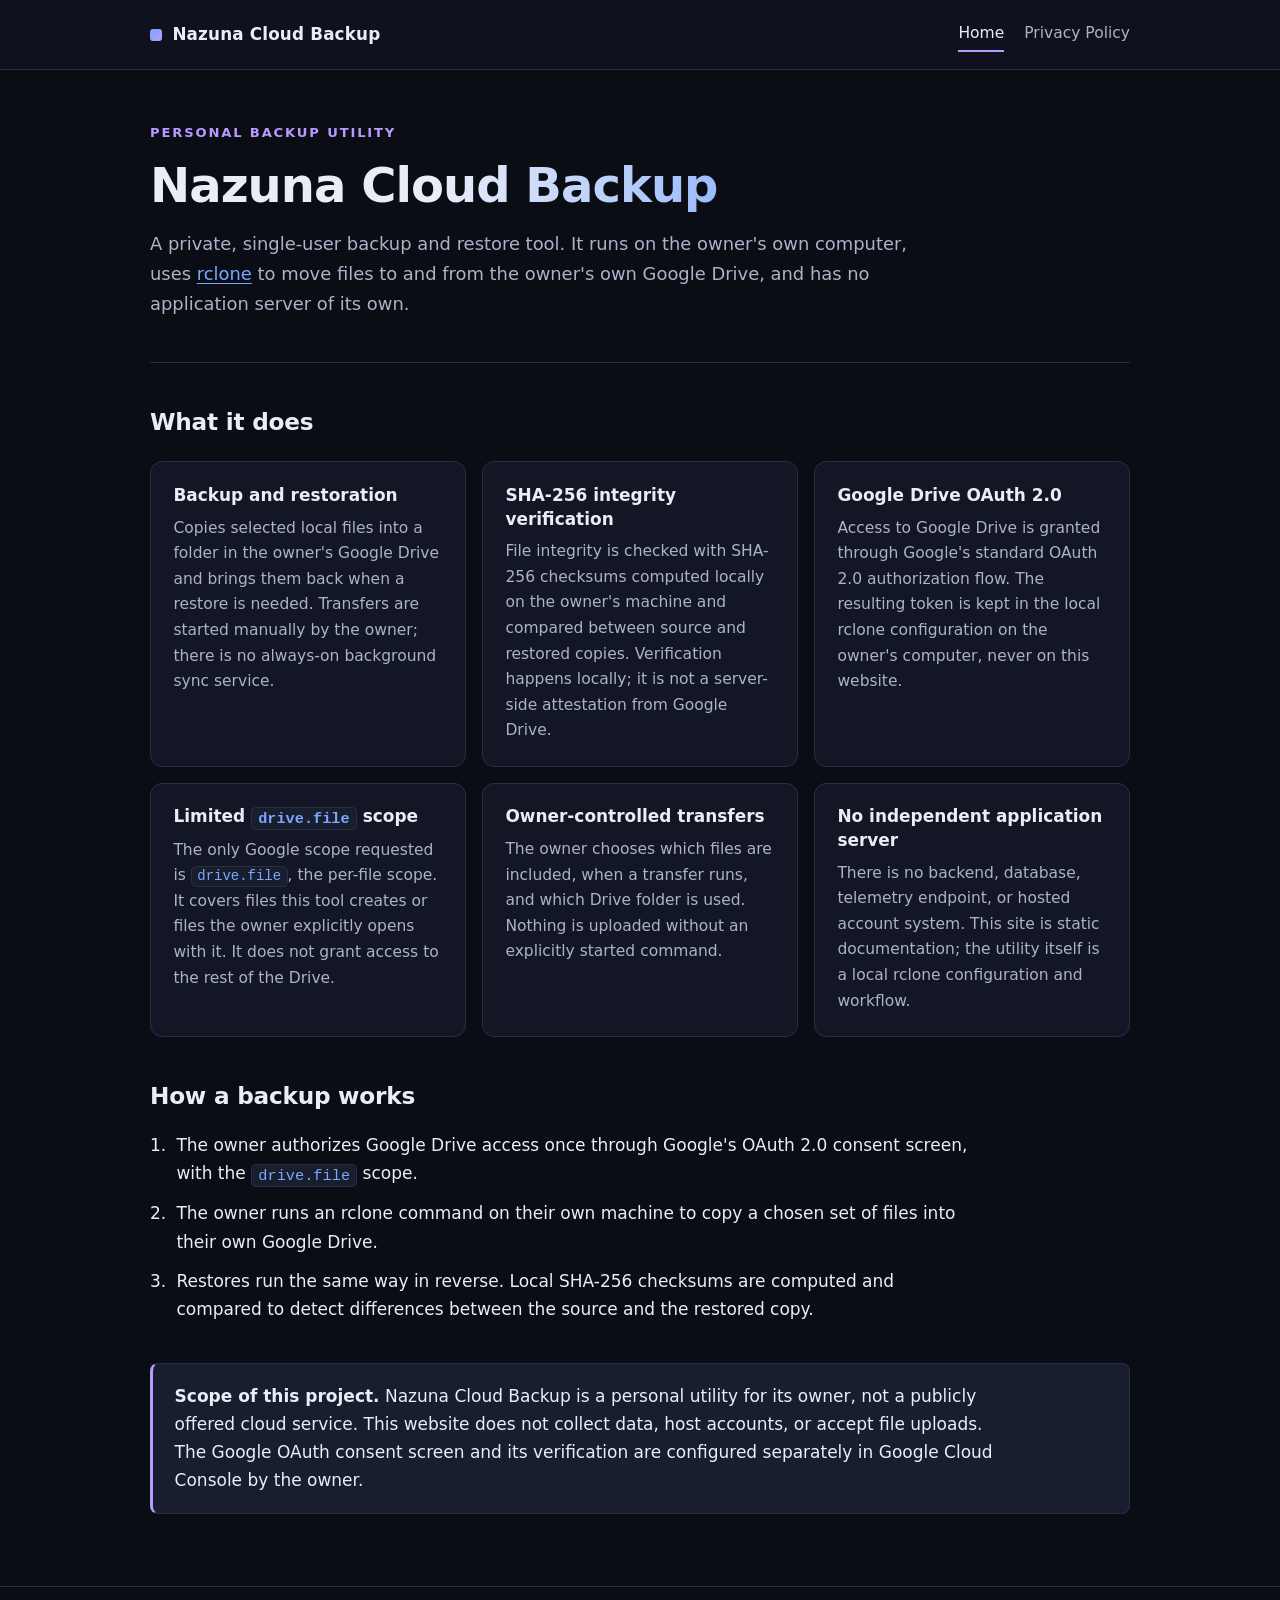
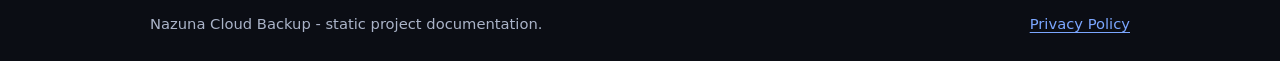
<file: index.html>
<!DOCTYPE html>
<html lang="en">
<head>
  <meta charset="utf-8">
  <meta name="viewport" content="width=device-width, initial-scale=1">
  <title>Nazuna Cloud Backup - Personal Google Drive Backup Utility</title>
  <meta name="description" content="Nazuna Cloud Backup is a private, owner-controlled backup utility built on rclone and Google Drive, with SHA-256 integrity verification and a narrow drive.file OAuth scope.">
  <meta name="color-scheme" content="dark">
  <link rel="stylesheet" href="styles.css">
</head>
<body>
  <a class="skip-link" href="#main">Skip to content</a>

  <header class="site-header">
    <div class="wrap">
      <a class="brand" href="index.html"><span class="brand-mark" aria-hidden="true"></span>Nazuna Cloud Backup</a>
      <nav class="site-nav" aria-label="Main navigation">
        <a href="index.html" aria-current="page">Home</a>
        <a href="privacy.html">Privacy Policy</a>
      </nav>
    </div>
  </header>

  <main id="main" class="wrap">
    <section class="hero">
      <p class="eyebrow">Personal backup utility</p>
      <h1>Nazuna Cloud Backup</h1>
      <p class="lede">A private, single-user backup and restore tool. It runs on the owner's own computer, uses <a href="https://rclone.org/" rel="noopener noreferrer">rclone</a> to move files to and from the owner's own Google Drive, and has no application server of its own.</p>
    </section>

    <h2>What it does</h2>
    <ul class="cards">
      <li class="card">
        <h3>Backup and restoration</h3>
        <p>Copies selected local files into a folder in the owner's Google Drive and brings them back when a restore is needed. Transfers are started manually by the owner; there is no always-on background sync service.</p>
      </li>
      <li class="card">
        <h3>SHA-256 integrity verification</h3>
        <p>File integrity is checked with SHA-256 checksums computed locally on the owner's machine and compared between source and restored copies. Verification happens locally; it is not a server-side attestation from Google Drive.</p>
      </li>
      <li class="card">
        <h3>Google Drive OAuth 2.0</h3>
        <p>Access to Google Drive is granted through Google's standard OAuth 2.0 authorization flow. The resulting token is kept in the local rclone configuration on the owner's computer, never on this website.</p>
      </li>
      <li class="card">
        <h3>Limited <code>drive.file</code> scope</h3>
        <p>The only Google scope requested is <code>drive.file</code>, the per-file scope. It covers files this tool creates or files the owner explicitly opens with it. It does not grant access to the rest of the Drive.</p>
      </li>
      <li class="card">
        <h3>Owner-controlled transfers</h3>
        <p>The owner chooses which files are included, when a transfer runs, and which Drive folder is used. Nothing is uploaded without an explicitly started command.</p>
      </li>
      <li class="card">
        <h3>No independent application server</h3>
        <p>There is no backend, database, telemetry endpoint, or hosted account system. This site is static documentation; the utility itself is a local rclone configuration and workflow.</p>
      </li>
    </ul>

    <h2>How a backup works</h2>
    <ol class="steps">
      <li>The owner authorizes Google Drive access once through Google's OAuth 2.0 consent screen, with the <code>drive.file</code> scope.</li>
      <li>The owner runs an rclone command on their own machine to copy a chosen set of files into their own Google Drive.</li>
      <li>Restores run the same way in reverse. Local SHA-256 checksums are computed and compared to detect differences between the source and the restored copy.</li>
    </ol>

    <div class="note">
      <p><strong>Scope of this project.</strong> Nazuna Cloud Backup is a personal utility for its owner, not a publicly offered cloud service. This website does not collect data, host accounts, or accept file uploads. The Google OAuth consent screen and its verification are configured separately in Google Cloud Console by the owner.</p>
    </div>
  </main>

  <footer class="site-footer">
    <div class="wrap">
      <p>Nazuna Cloud Backup - static project documentation.</p>
      <p><a href="privacy.html">Privacy Policy</a></p>
    </div>
  </footer>
</body>
</html>
</file>
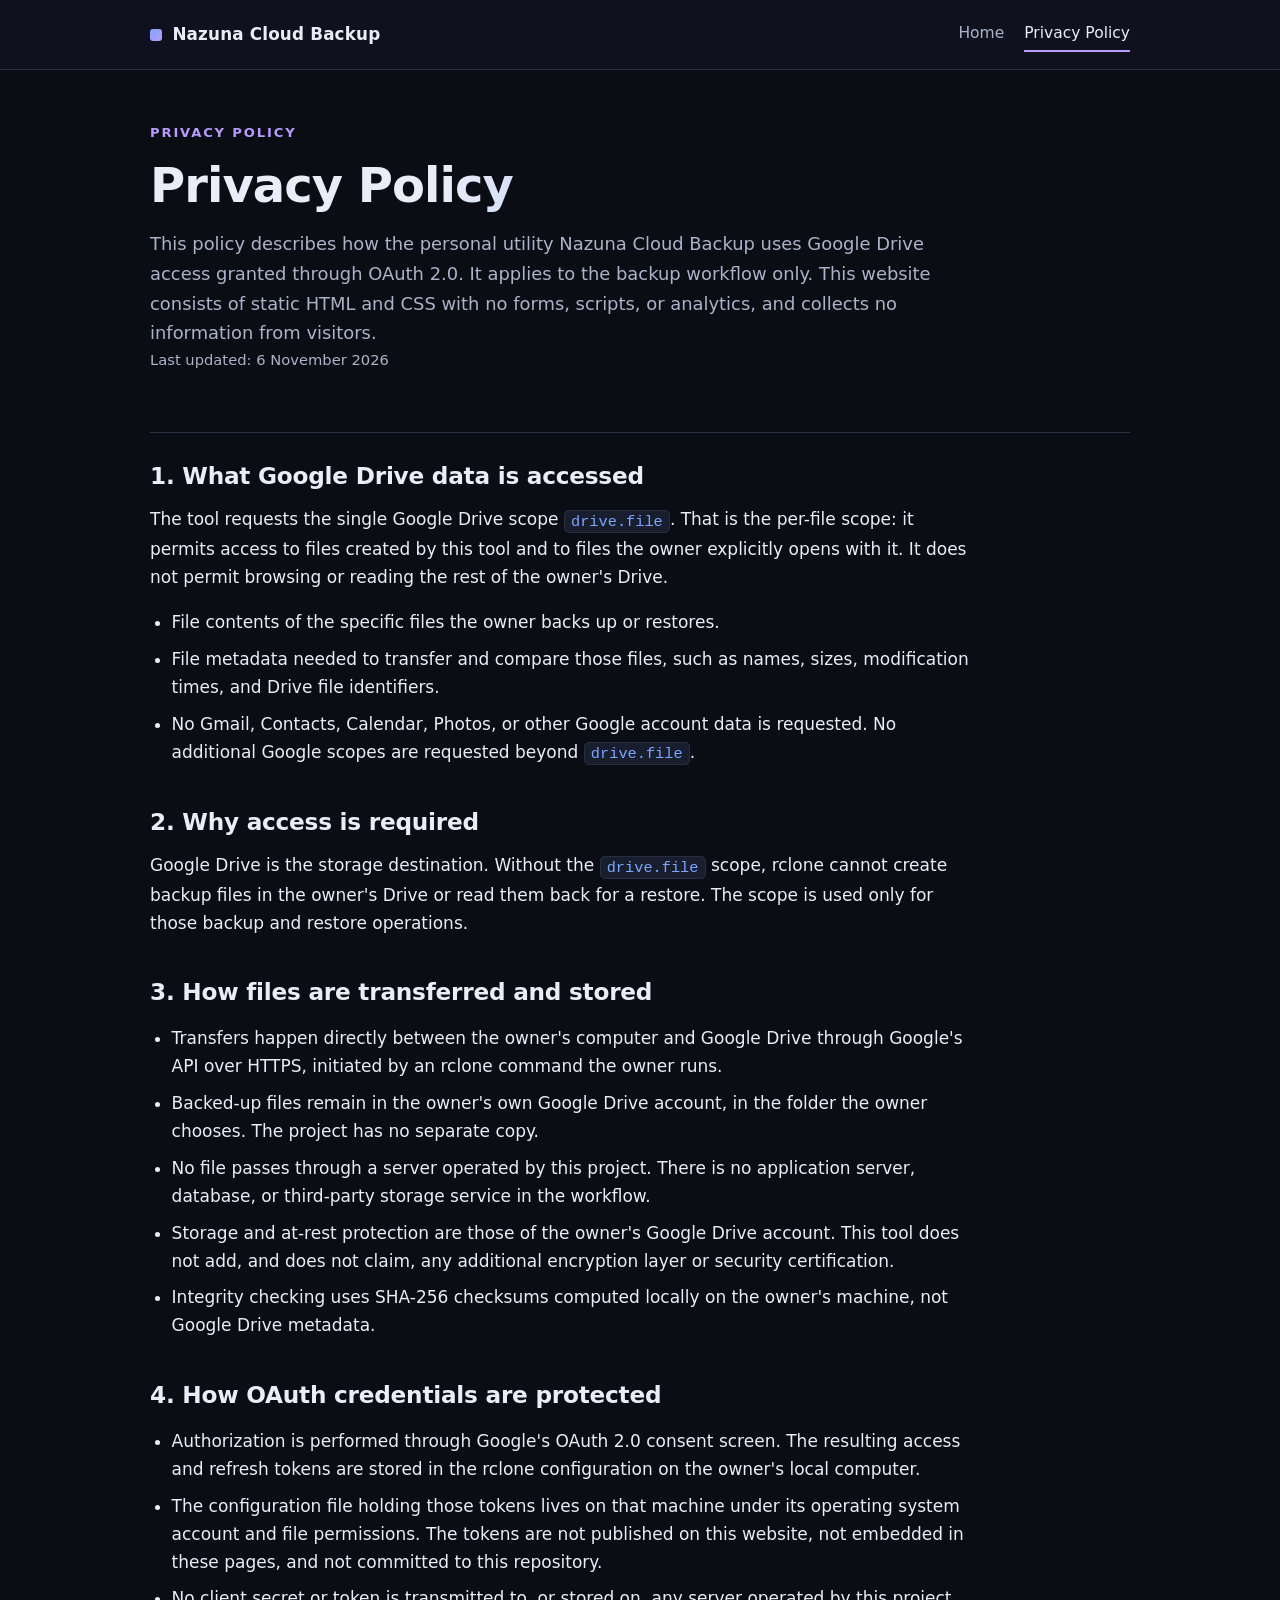
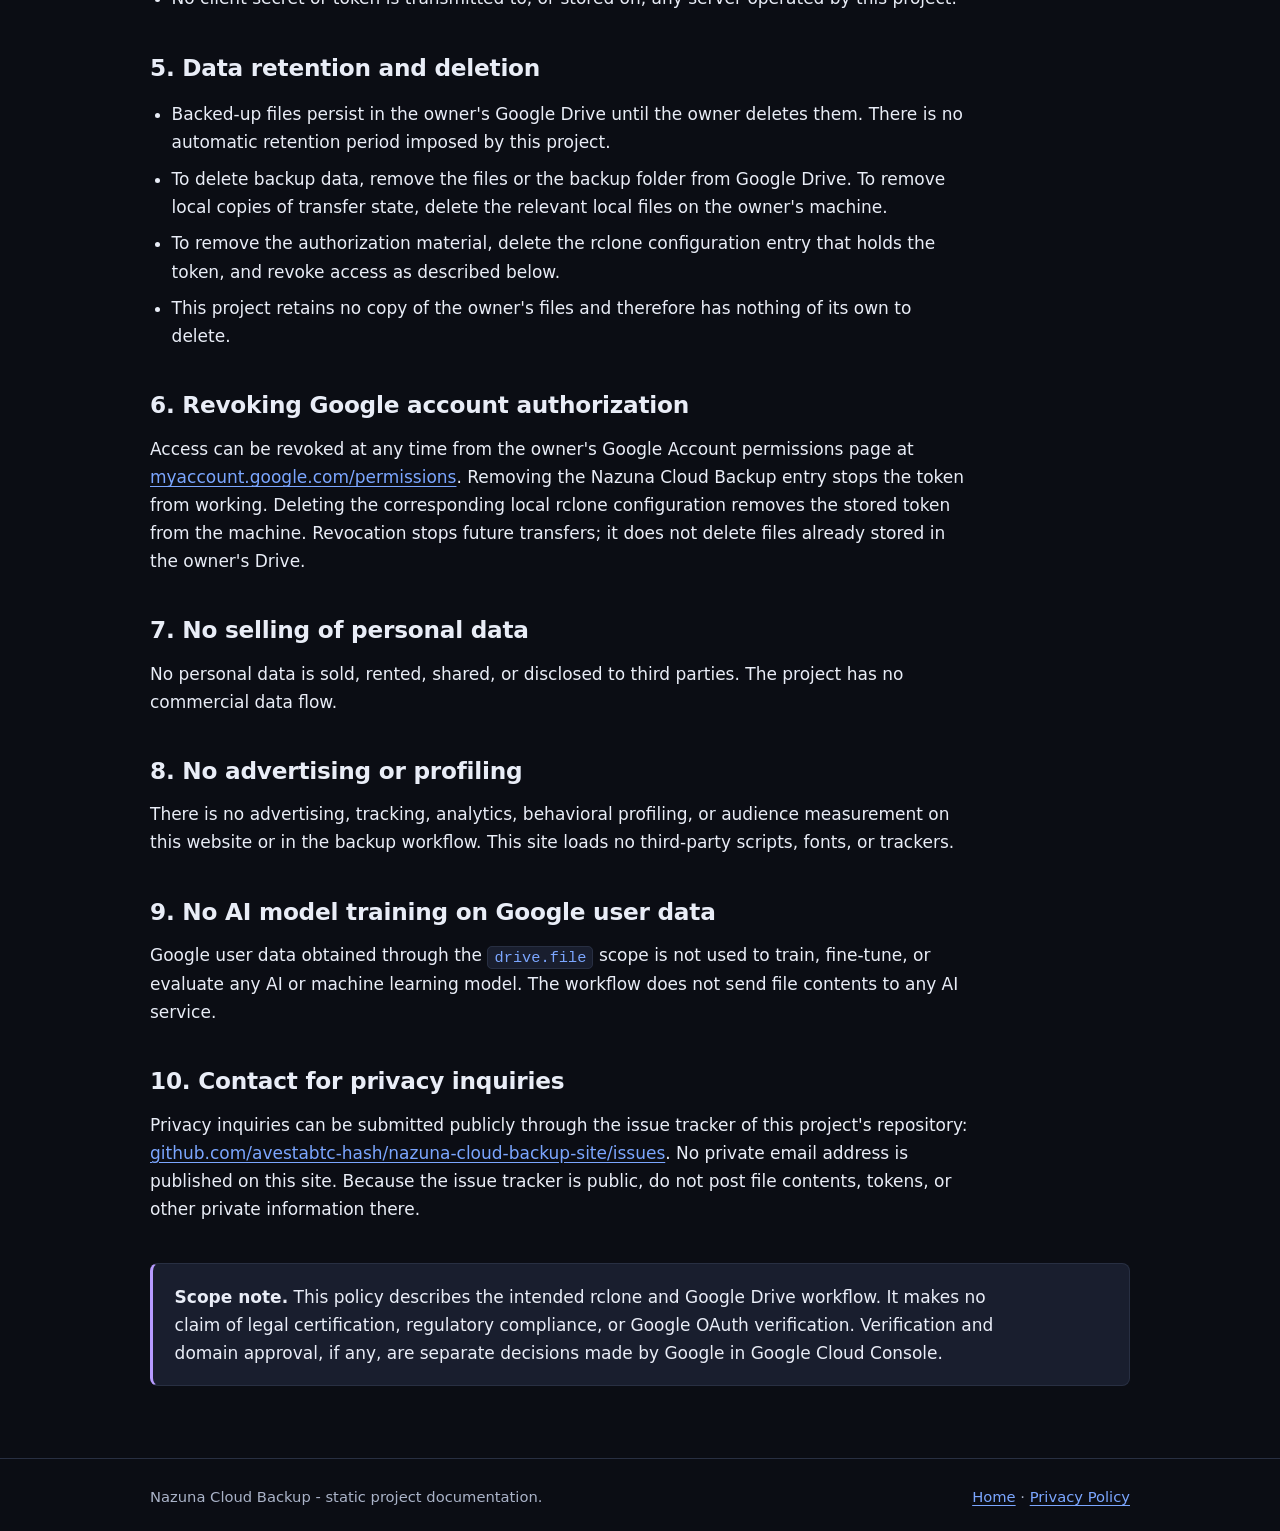
<file: privacy.html>
<!DOCTYPE html>
<html lang="en">
<head>
  <meta charset="utf-8">
  <meta name="viewport" content="width=device-width, initial-scale=1">
  <title>Privacy Policy - Nazuna Cloud Backup</title>
  <meta name="description" content="Privacy Policy for Nazuna Cloud Backup: Google Drive OAuth permissions, data handling, retention, deletion, and revocation.">
  <meta name="color-scheme" content="dark">
  <link rel="stylesheet" href="styles.css">
</head>
<body>
  <a class="skip-link" href="#main">Skip to content</a>

  <header class="site-header">
    <div class="wrap">
      <a class="brand" href="index.html"><span class="brand-mark" aria-hidden="true"></span>Nazuna Cloud Backup</a>
      <nav class="site-nav" aria-label="Main navigation">
        <a href="index.html">Home</a>
        <a href="privacy.html" aria-current="page">Privacy Policy</a>
      </nav>
    </div>
  </header>

  <main id="main" class="wrap policy">
    <section class="hero">
      <p class="eyebrow">Privacy Policy</p>
      <h1>Privacy Policy</h1>
      <p class="lede">This policy describes how the personal utility Nazuna Cloud Backup uses Google Drive access granted through OAuth 2.0. It applies to the backup workflow only. This website consists of static HTML and CSS with no forms, scripts, or analytics, and collects no information from visitors.</p>
      <p class="meta">Last updated: 6 November 2026</p>
    </section>

    <h2>1. What Google Drive data is accessed</h2>
    <p>The tool requests the single Google Drive scope <code>drive.file</code>. That is the per-file scope: it permits access to files created by this tool and to files the owner explicitly opens with it. It does not permit browsing or reading the rest of the owner's Drive.</p>
    <ul>
      <li>File contents of the specific files the owner backs up or restores.</li>
      <li>File metadata needed to transfer and compare those files, such as names, sizes, modification times, and Drive file identifiers.</li>
      <li>No Gmail, Contacts, Calendar, Photos, or other Google account data is requested. No additional Google scopes are requested beyond <code>drive.file</code>.</li>
    </ul>

    <h2>2. Why access is required</h2>
    <p>Google Drive is the storage destination. Without the <code>drive.file</code> scope, rclone cannot create backup files in the owner's Drive or read them back for a restore. The scope is used only for those backup and restore operations.</p>

    <h2>3. How files are transferred and stored</h2>
    <ul>
      <li>Transfers happen directly between the owner's computer and Google Drive through Google's API over HTTPS, initiated by an rclone command the owner runs.</li>
      <li>Backed-up files remain in the owner's own Google Drive account, in the folder the owner chooses. The project has no separate copy.</li>
      <li>No file passes through a server operated by this project. There is no application server, database, or third-party storage service in the workflow.</li>
      <li>Storage and at-rest protection are those of the owner's Google Drive account. This tool does not add, and does not claim, any additional encryption layer or security certification.</li>
      <li>Integrity checking uses SHA-256 checksums computed locally on the owner's machine, not Google Drive metadata.</li>
    </ul>

    <h2>4. How OAuth credentials are protected</h2>
    <ul>
      <li>Authorization is performed through Google's OAuth 2.0 consent screen. The resulting access and refresh tokens are stored in the rclone configuration on the owner's local computer.</li>
      <li>The configuration file holding those tokens lives on that machine under its operating system account and file permissions. The tokens are not published on this website, not embedded in these pages, and not committed to this repository.</li>
      <li>No client secret or token is transmitted to, or stored on, any server operated by this project.</li>
    </ul>

    <h2>5. Data retention and deletion</h2>
    <ul>
      <li>Backed-up files persist in the owner's Google Drive until the owner deletes them. There is no automatic retention period imposed by this project.</li>
      <li>To delete backup data, remove the files or the backup folder from Google Drive. To remove local copies of transfer state, delete the relevant local files on the owner's machine.</li>
      <li>To remove the authorization material, delete the rclone configuration entry that holds the token, and revoke access as described below.</li>
      <li>This project retains no copy of the owner's files and therefore has nothing of its own to delete.</li>
    </ul>

    <h2>6. Revoking Google account authorization</h2>
    <p>Access can be revoked at any time from the owner's Google Account permissions page at <a href="https://myaccount.google.com/permissions" rel="noopener noreferrer">myaccount.google.com/permissions</a>. Removing the Nazuna Cloud Backup entry stops the token from working. Deleting the corresponding local rclone configuration removes the stored token from the machine. Revocation stops future transfers; it does not delete files already stored in the owner's Drive.</p>

    <h2>7. No selling of personal data</h2>
    <p>No personal data is sold, rented, shared, or disclosed to third parties. The project has no commercial data flow.</p>

    <h2>8. No advertising or profiling</h2>
    <p>There is no advertising, tracking, analytics, behavioral profiling, or audience measurement on this website or in the backup workflow. This site loads no third-party scripts, fonts, or trackers.</p>

    <h2>9. No AI model training on Google user data</h2>
    <p>Google user data obtained through the <code>drive.file</code> scope is not used to train, fine-tune, or evaluate any AI or machine learning model. The workflow does not send file contents to any AI service.</p>

    <h2>10. Contact for privacy inquiries</h2>
    <p>Privacy inquiries can be submitted publicly through the issue tracker of this project's repository: <a href="https://github.com/avestabtc-hash/nazuna-cloud-backup-site/issues" rel="noopener noreferrer">github.com/avestabtc-hash/nazuna-cloud-backup-site/issues</a>. No private email address is published on this site. Because the issue tracker is public, do not post file contents, tokens, or other private information there.</p>

    <div class="note">
      <p><strong>Scope note.</strong> This policy describes the intended rclone and Google Drive workflow. It makes no claim of legal certification, regulatory compliance, or Google OAuth verification. Verification and domain approval, if any, are separate decisions made by Google in Google Cloud Console.</p>
    </div>
  </main>

  <footer class="site-footer">
    <div class="wrap">
      <p>Nazuna Cloud Backup - static project documentation.</p>
      <p><a href="index.html">Home</a> &middot; <a href="privacy.html">Privacy Policy</a></p>
    </div>
  </footer>
</body>
</html>
</file>
<file: styles.css>
:root {
  --bg: #0b0d14;
  --surface: #131725;
  --surface-2: #191e2e;
  --border: #282f42;
  --text: #e9edf7;
  --muted: #aab3c8;
  --blue: #7ba6ff;
  --purple: #b79bff;
  --focus: #9ec1ff;
}

* {
  box-sizing: border-box;
}

html {
  -webkit-text-size-adjust: 100%;
  scroll-behavior: smooth;
}

body {
  margin: 0;
  background: var(--bg);
  color: var(--text);
  font-family: system-ui, -apple-system, "Segoe UI", Roboto, "Helvetica Neue", Arial, sans-serif;
  font-size: 17px;
  line-height: 1.65;
  -webkit-font-smoothing: antialiased;
}

a {
  color: var(--blue);
  text-underline-offset: 3px;
}

a:hover {
  color: var(--purple);
}

a:focus-visible,
.skip-link:focus-visible {
  outline: 3px solid var(--focus);
  outline-offset: 3px;
  border-radius: 3px;
}

.skip-link {
  position: absolute;
  left: -9999px;
  top: 0;
  background: var(--surface-2);
  color: var(--text);
  padding: 0.6rem 1rem;
  z-index: 10;
}

.skip-link:focus {
  left: 1rem;
  top: 1rem;
}

.wrap {
  width: min(100% - 2.5rem, 980px);
  margin-inline: auto;
}

.site-header {
  border-bottom: 1px solid var(--border);
  background: rgba(19, 23, 37, 0.6);
}

.site-header .wrap {
  display: flex;
  flex-wrap: wrap;
  align-items: center;
  justify-content: space-between;
  gap: 0.75rem 1.5rem;
  padding-block: 1.1rem;
}

.brand {
  display: inline-flex;
  align-items: center;
  gap: 0.65rem;
  font-weight: 650;
  font-size: 1.05rem;
  letter-spacing: 0.01em;
  color: var(--text);
  text-decoration: none;
}

.brand-mark {
  width: 12px;
  height: 12px;
  border-radius: 3px;
  background: linear-gradient(135deg, var(--blue), var(--purple));
  flex: 0 0 auto;
}

.site-nav {
  display: flex;
  flex-wrap: wrap;
  gap: 0.35rem 1.25rem;
  font-size: 0.97rem;
}

.site-nav a {
  color: var(--muted);
  text-decoration: none;
  padding-block: 0.2rem;
  border-bottom: 2px solid transparent;
}

.site-nav a:hover {
  color: var(--text);
}

.site-nav a[aria-current="page"] {
  color: var(--text);
  border-bottom-color: var(--purple);
}

main {
  padding-block: 3.25rem 4.5rem;
}

.hero {
  padding-bottom: 2.75rem;
  border-bottom: 1px solid var(--border);
}

.eyebrow {
  margin: 0 0 0.9rem;
  color: var(--purple);
  font-size: 0.82rem;
  font-weight: 650;
  letter-spacing: 0.14em;
  text-transform: uppercase;
}

h1 {
  margin: 0 0 1rem;
  font-size: clamp(2rem, 5vw, 3rem);
  line-height: 1.15;
  letter-spacing: -0.02em;
  background: linear-gradient(100deg, var(--text) 30%, var(--blue) 70%, var(--purple));
  -webkit-background-clip: text;
  background-clip: text;
  color: transparent;
}

.lede {
  margin: 0;
  max-width: 70ch;
  color: var(--muted);
  font-size: 1.12rem;
}

h2 {
  margin: 2.75rem 0 0.9rem;
  font-size: 1.45rem;
  line-height: 1.3;
  letter-spacing: -0.01em;
}

h3 {
  margin: 0 0 0.5rem;
  font-size: 1.06rem;
  line-height: 1.4;
}

p {
  margin: 0 0 1rem;
  max-width: 76ch;
}

.cards {
  display: grid;
  grid-template-columns: repeat(auto-fit, minmax(255px, 1fr));
  gap: 1rem;
  margin-top: 1.5rem;
  padding: 0;
  list-style: none;
}

.card {
  background: var(--surface);
  border: 1px solid var(--border);
  border-radius: 12px;
  padding: 1.35rem 1.4rem;
}

.card p {
  margin: 0;
  color: var(--muted);
  font-size: 0.97rem;
}

.steps {
  margin: 1.25rem 0 0;
  padding-left: 1.35rem;
  max-width: 76ch;
}

.steps li {
  margin-bottom: 0.7rem;
  padding-left: 0.3rem;
}

.note {
  margin-top: 2.5rem;
  padding: 1.15rem 1.35rem;
  background: var(--surface-2);
  border: 1px solid var(--border);
  border-left: 3px solid var(--purple);
  border-radius: 8px;
}

.note p:last-child {
  margin-bottom: 0;
}

code {
  font-family: ui-monospace, SFMono-Regular, Menlo, Consolas, monospace;
  font-size: 0.9em;
  background: var(--surface-2);
  border: 1px solid var(--border);
  border-radius: 5px;
  padding: 0.1em 0.4em;
  color: var(--blue);
}

.policy h2 {
  margin-top: 2.5rem;
  scroll-margin-top: 1.5rem;
}

.policy h2:first-of-type {
  margin-top: 1.75rem;
}

.policy ul {
  max-width: 76ch;
  padding-left: 1.35rem;
}

.policy li {
  margin-bottom: 0.55rem;
}

.meta {
  color: var(--muted);
  font-size: 0.92rem;
}

.site-footer {
  border-top: 1px solid var(--border);
  padding-block: 1.6rem;
  color: var(--muted);
  font-size: 0.92rem;
}

.site-footer .wrap {
  display: flex;
  flex-wrap: wrap;
  gap: 0.4rem 1.5rem;
  justify-content: space-between;
}

.site-footer p {
  margin: 0;
}

@media (max-width: 600px) {
  body {
    font-size: 16px;
  }

  main {
    padding-block: 2.25rem 3rem;
  }

  .site-header .wrap {
    align-items: flex-start;
  }

  .site-nav {
    gap: 0.2rem 1rem;
  }

  .card {
    padding: 1.1rem 1.15rem;
  }
}

@media (prefers-reduced-motion: reduce) {
  html {
    scroll-behavior: auto;
  }
}
</file>
